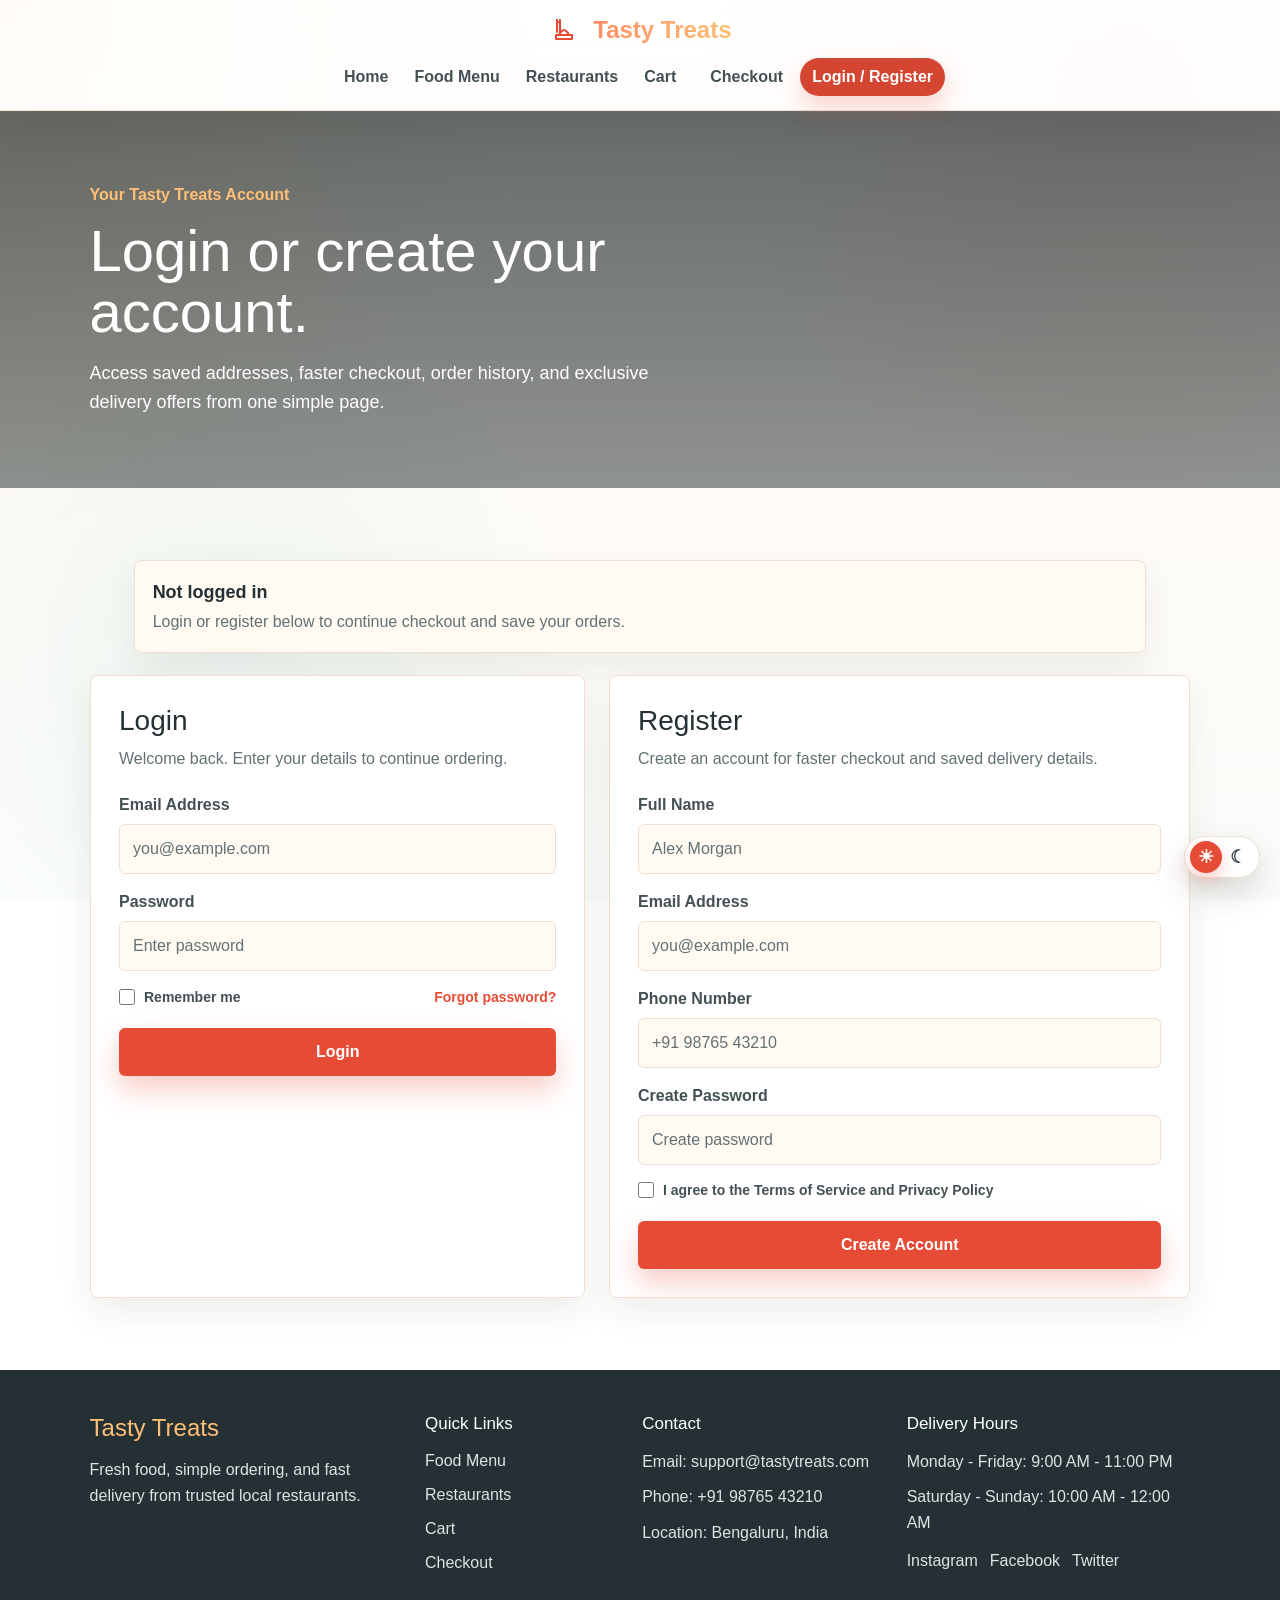
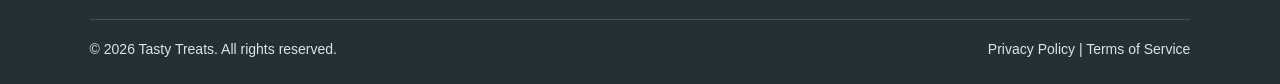
<file: account.html>
<!DOCTYPE html>
<html lang="en">
<head>
  <meta charset="UTF-8">
  <meta name="viewport" content="width=device-width, initial-scale=1.0">
  <title>Login and Register - Tasty Treats</title>
  <link href="https://cdn.jsdelivr.net/npm/bootstrap@5.3.3/dist/css/bootstrap.min.css" rel="stylesheet">
  <link rel="stylesheet" href="css/style.css">
</head>
<body>
  <header class="navbar navbar-expand-lg">
    <a class="brand" href="index.html">
      <span class="brand-logo" aria-hidden="true">
        <svg viewBox="0 0 64 64" width="32" height="32" fill="none" stroke="currentColor" stroke-width="4" stroke-linecap="round" stroke-linejoin="round">
          <path d="M18 12v24" />
          <path d="M24 12v24" />
          <path d="M18 12c0 6 6 6 6 0" />
          <path d="M16 42h32v8H16z" />
          <path d="M22 42c2-6 8-10 10-10s8 4 10 10" />
        </svg>
      </span>
      <span>Tasty Treats</span>
    </a>
    <input class="nav-toggle" type="checkbox" id="nav-toggle" aria-label="Toggle navigation menu">
    <label class="nav-toggle-label" for="nav-toggle" role="button" aria-label="Open navigation menu">
      <span></span>
      <span></span>
      <span></span>
    </label>
    <nav class="nav-links navbar-nav" aria-label="Primary navigation">
      <a href="index.html">Home</a>
      <a href="index.html#menu">Food Menu</a>
      <a href="index.html#restaurants">Restaurants</a>
      <a href="cart.html">Cart <span id="cart-count-badge" class="cart-badge"></span></a>
      <a href="checkout.html">Checkout</a>
      <a class="nav-account" href="account.html" aria-current="page">Login / Register</a>
    </nav>
  </header>
  <input class="theme-toggle" type="checkbox" id="theme-toggle" aria-label="Toggle dark mode">
  <label class="theme-toggle-label" for="theme-toggle" title="Toggle dark mode">
    <span class="toggle-icon sun">☀</span>
    <span class="toggle-icon moon">☾</span>
  </label>

  <main>
    <section class="account-hero">
      <div>
        <span class="eyebrow">Your Tasty Treats Account</span>
        <h1>Login or create your account.</h1>
        <p>Access saved addresses, faster checkout, order history, and exclusive delivery offers from one simple page.</p>
      </div>
    </section>

    <section class="section account-section">
      <div class="account-layout">
        <article class="account-card account-card--login">
          <h2>Login</h2>
          <p>Welcome back. Enter your details to continue ordering.</p>
          <form class="account-form">
            <div class="form-group">
              <label for="login-email">Email Address</label>
              <input type="email" id="login-email" name="login-email" placeholder="you@example.com" autocomplete="email" required>
            </div>

            <div class="form-group">
              <label for="login-password">Password</label>
              <input type="password" id="login-password" name="login-password" placeholder="Enter password" autocomplete="current-password" required>
            </div>

            <div class="form-row">
              <label class="check-option">
                <input type="checkbox" name="remember">
                Remember me
              </label>
              <a href="#">Forgot password?</a>
            </div>

            <button class="button primary" type="submit">Login</button>
          </form>
        </article>

        <article class="account-card account-card--register">
          <h2>Register</h2>
          <p>Create an account for faster checkout and saved delivery details.</p>
          <form class="account-form">
            <div class="form-group">
              <label for="register-name">Full Name</label>
              <input type="text" id="register-name" name="register-name" placeholder="Alex Morgan" autocomplete="name" required>
            </div>

            <div class="form-group">
              <label for="register-email">Email Address</label>
              <input type="email" id="register-email" name="register-email" placeholder="you@example.com" autocomplete="email" required>
            </div>

            <div class="form-group">
              <label for="register-phone">Phone Number</label>
              <input type="tel" id="register-phone" name="register-phone" placeholder="+91 98765 43210" autocomplete="tel">
            </div>

            <div class="form-group">
              <label for="register-password">Create Password</label>
              <input type="password" id="register-password" name="register-password" placeholder="Create password" autocomplete="new-password" minlength="6" required>
            </div>

            <label class="check-option">
              <input type="checkbox" name="terms" required>
              I agree to the Terms of Service and Privacy Policy
            </label>

            <button class="button primary" type="submit">Create Account</button>
          </form>
        </article>
      </div>
    </section>
  </main>

  <footer class="footer" id="footer">
    <div class="footer-grid">
      <div>
        <h3>Tasty Treats</h3>
        <p>Fresh food, simple ordering, and fast delivery from trusted local restaurants.</p>
      </div>

      <div>
        <h4>Quick Links</h4>
        <a href="index.html#menu">Food Menu</a>
        <a href="index.html#restaurants">Restaurants</a>
        <a href="cart.html">Cart</a>
        <a href="checkout.html">Checkout</a>
      </div>

      <div>
        <h4>Contact</h4>
        <p>Email: support@tastytreats.com</p>
        <p>Phone: +91 98765 43210</p>
        <p>Location: Bengaluru, India</p>
      </div>

      <div>
        <h4>Delivery Hours</h4>
        <p>Monday - Friday: 9:00 AM - 11:00 PM</p>
        <p>Saturday - Sunday: 10:00 AM - 12:00 AM</p>
        <div class="social-links">
          <a href="#">Instagram</a>
          <a href="#">Facebook</a>
          <a href="#">Twitter</a>
        </div>
      </div>
    </div>

    <div class="footer-bottom">
      <p>© 2026 Tasty Treats. All rights reserved.</p>
      <p>Privacy Policy | Terms of Service</p>
    </div>
  </footer>
  <script src="js/cart.js"></script>
</body>
</html>
</file>
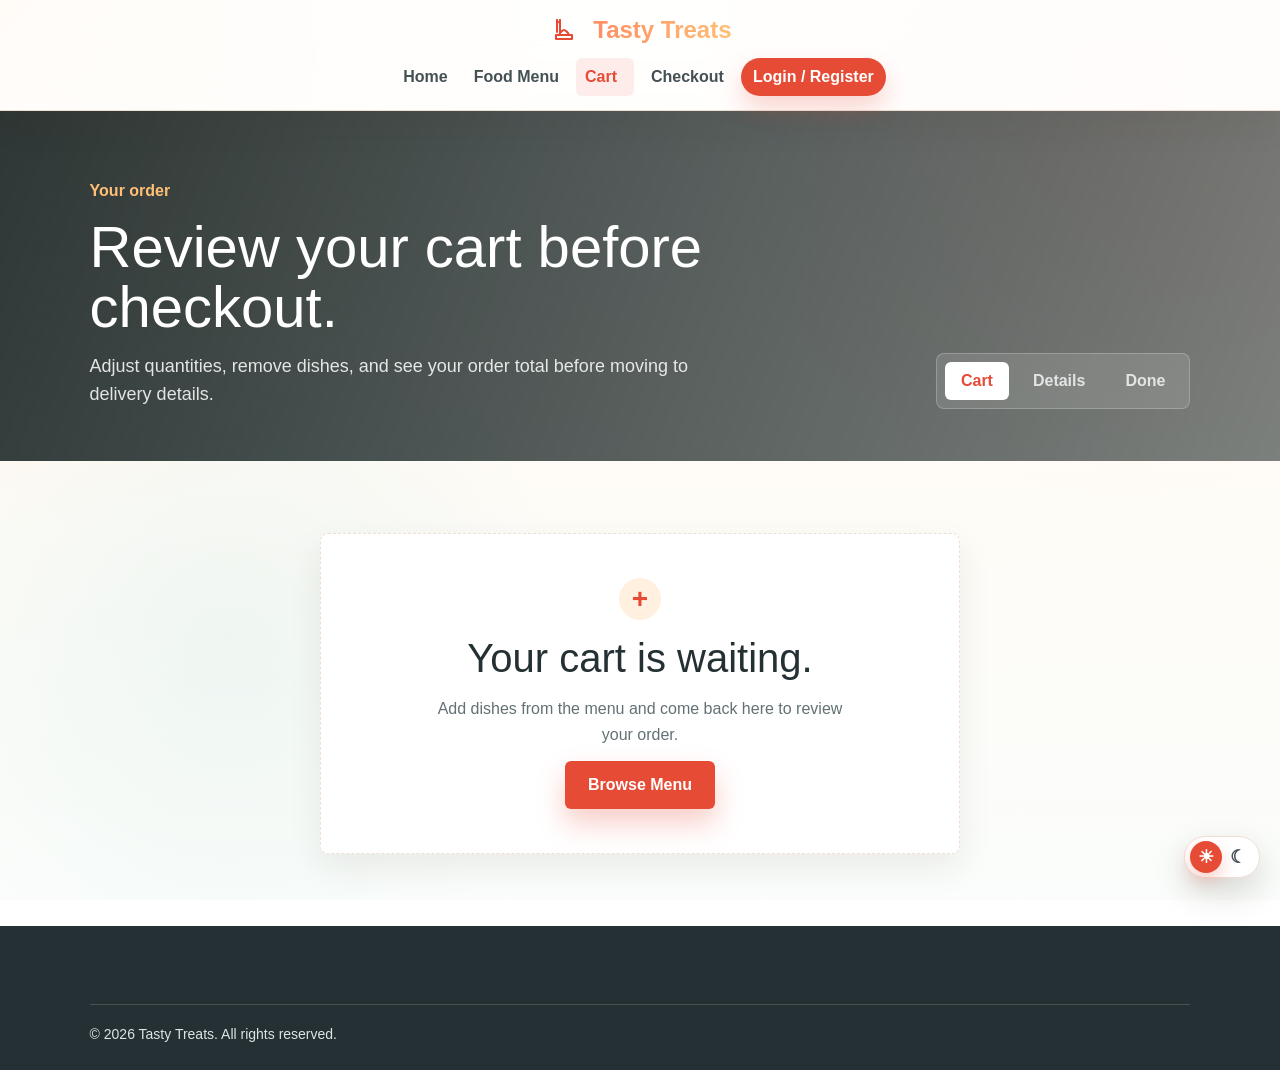
<file: cart.html>
<!DOCTYPE html>
<html lang="en">
<head>
  <meta charset="utf-8">
  <meta name="viewport" content="width=device-width,initial-scale=1">
  <title>Cart - Tasty Treats</title>
  <link href="https://cdn.jsdelivr.net/npm/bootstrap@5.3.3/dist/css/bootstrap.min.css" rel="stylesheet">
  <link rel="stylesheet" href="css/style.css">
</head>
<body>
  <header class="navbar navbar-expand-lg">
    <a class="brand" href="index.html">
      <span class="brand-logo" aria-hidden="true">
        <svg viewBox="0 0 64 64" width="32" height="32" fill="none" stroke="currentColor" stroke-width="4" stroke-linecap="round" stroke-linejoin="round">
          <path d="M18 12v24" />
          <path d="M24 12v24" />
          <path d="M18 12c0 6 6 6 6 0" />
          <path d="M16 42h32v8H16z" />
          <path d="M22 42c2-6 8-10 10-10s8 4 10 10" />
        </svg>
      </span>
      <span>Tasty Treats</span>
    </a>
    <input class="nav-toggle" type="checkbox" id="nav-toggle" aria-label="Toggle navigation menu">
    <label class="nav-toggle-label" for="nav-toggle" role="button" aria-label="Open navigation menu">
      <span></span>
      <span></span>
      <span></span>
    </label>
    <nav class="nav-links navbar-nav" aria-label="Primary navigation">
      <a href="index.html">Home</a>
      <a href="index.html#menu">Food Menu</a>
      <a href="cart.html" aria-current="page">Cart <span id="cart-count-badge" class="cart-badge"></span></a>
      <a href="checkout.html">Checkout</a>
      <a class="nav-account" href="account.html">Login / Register</a>
    </nav>
  </header>
  <input class="theme-toggle" type="checkbox" id="theme-toggle" aria-label="Toggle dark mode">
  <label class="theme-toggle-label" for="theme-toggle" title="Toggle dark mode">
    <span class="toggle-icon sun">☀</span>
    <span class="toggle-icon moon">☾</span>
  </label>

  <main>
    <section class="cart-page-hero">
      <div class="cart-page-hero-copy">
        <span class="eyebrow">Your order</span>
        <h1>Review your cart before checkout.</h1>
        <p>Adjust quantities, remove dishes, and see your order total before moving to delivery details.</p>
      </div>
      <div class="cart-page-steps" aria-label="Checkout progress">
        <span class="active">Cart</span>
        <span>Details</span>
        <span>Done</span>
      </div>
    </section>

    <section class="section cart-page-section container-fluid">
      <div id="cart-root"></div>
    </section>
  </main>

  <footer class="footer" id="footer">
    <div class="footer-bottom">
      <p>© 2026 Tasty Treats. All rights reserved.</p>
    </div>
  </footer>

  <script src="js/cart.js"></script>
</body>
</html>
</file>
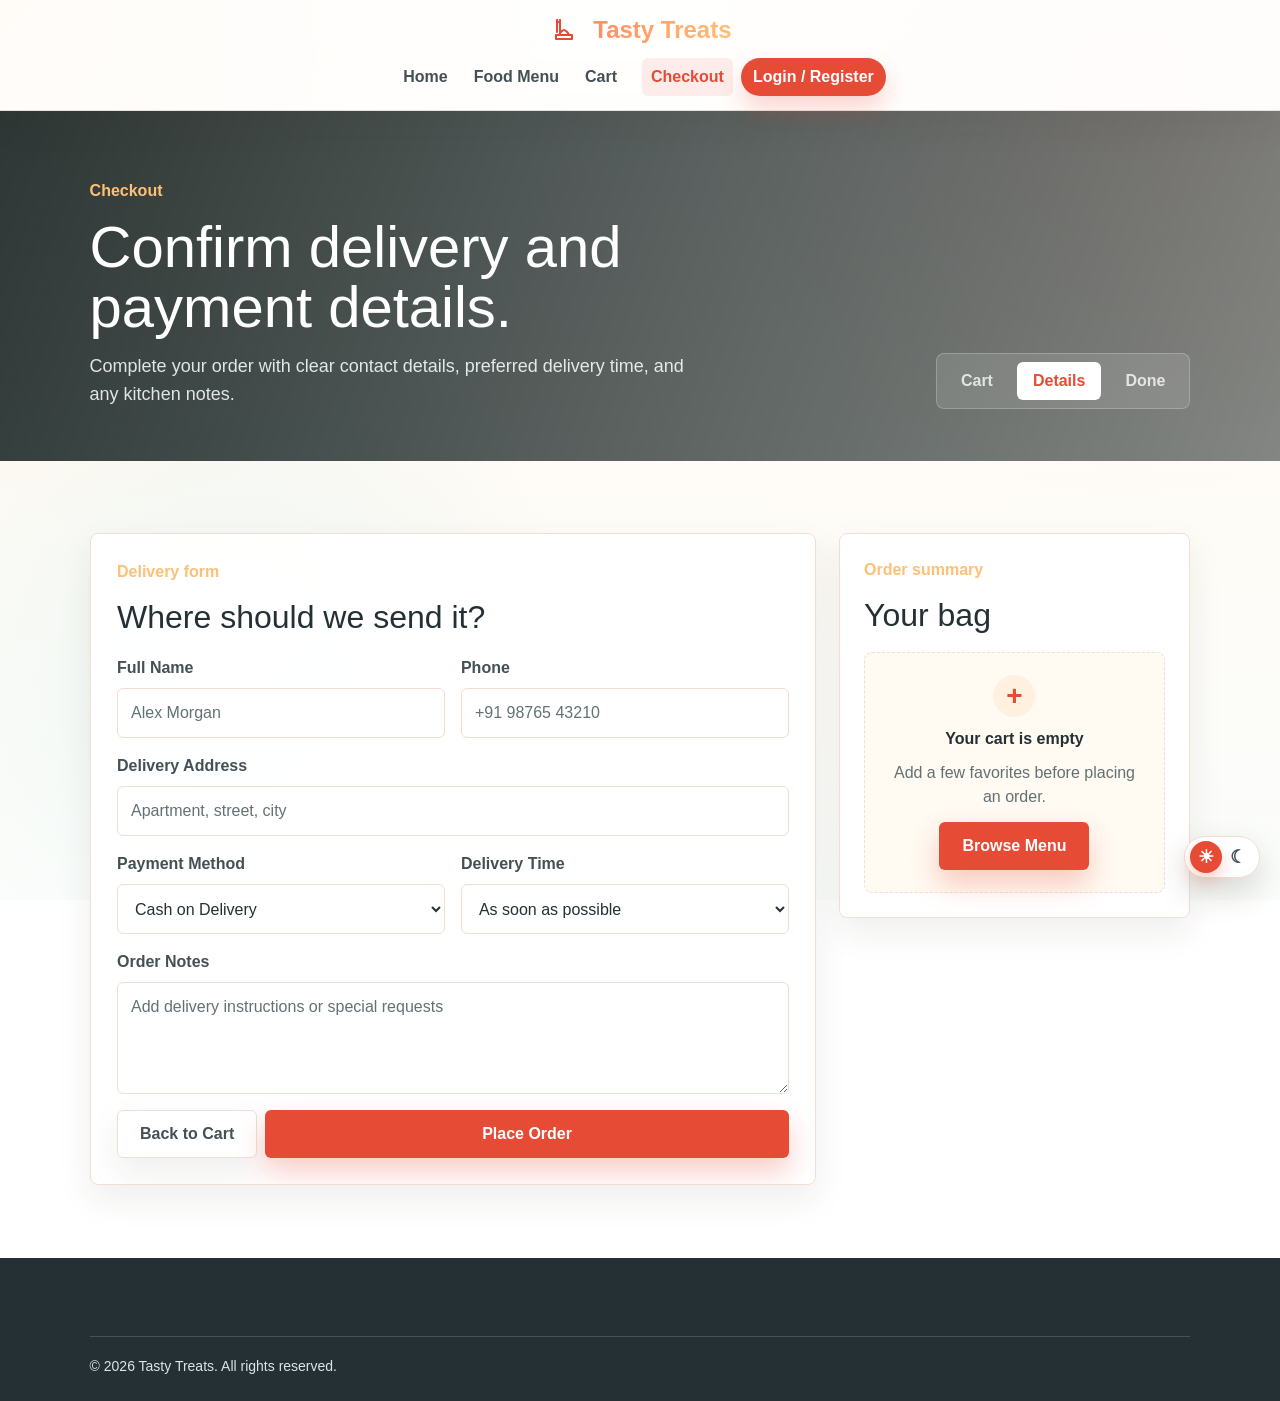
<file: checkout.html>
<!DOCTYPE html>
<html lang="en">
<head>
  <meta charset="utf-8">
  <meta name="viewport" content="width=device-width,initial-scale=1">
  <title>Checkout - Tasty Treats</title>
  <link href="https://cdn.jsdelivr.net/npm/bootstrap@5.3.3/dist/css/bootstrap.min.css" rel="stylesheet">
  <link rel="stylesheet" href="css/style.css">
</head>
<body>
  <header class="navbar navbar-expand-lg">
    <a class="brand" href="index.html">
      <span class="brand-logo" aria-hidden="true">
        <svg viewBox="0 0 64 64" width="32" height="32" fill="none" stroke="currentColor" stroke-width="4" stroke-linecap="round" stroke-linejoin="round">
          <path d="M18 12v24" />
          <path d="M24 12v24" />
          <path d="M18 12c0 6 6 6 6 0" />
          <path d="M16 42h32v8H16z" />
          <path d="M22 42c2-6 8-10 10-10s8 4 10 10" />
        </svg>
      </span>
      <span>Tasty Treats</span>
    </a>
    <input class="nav-toggle" type="checkbox" id="nav-toggle" aria-label="Toggle navigation menu">
    <label class="nav-toggle-label" for="nav-toggle" role="button" aria-label="Open navigation menu">
      <span></span>
      <span></span>
      <span></span>
    </label>
    <nav class="nav-links navbar-nav" aria-label="Primary navigation">
      <a href="index.html">Home</a>
      <a href="index.html#menu">Food Menu</a>
      <a href="cart.html">Cart <span id="cart-count-badge" class="cart-badge"></span></a>
      <a href="checkout.html" aria-current="page">Checkout</a>
      <a class="nav-account" href="account.html">Login / Register</a>
    </nav>
  </header>
  <input class="theme-toggle" type="checkbox" id="theme-toggle" aria-label="Toggle dark mode">
  <label class="theme-toggle-label" for="theme-toggle" title="Toggle dark mode">
    <span class="toggle-icon sun">☀</span>
    <span class="toggle-icon moon">☾</span>
  </label>

  <main>
    <section class="cart-page-hero checkout-page-hero">
      <div class="cart-page-hero-copy">
        <span class="eyebrow">Checkout</span>
        <h1>Confirm delivery and payment details.</h1>
        <p>Complete your order with clear contact details, preferred delivery time, and any kitchen notes.</p>
      </div>
      <div class="cart-page-steps" aria-label="Checkout progress">
        <span>Cart</span>
        <span class="active">Details</span>
        <span>Done</span>
      </div>
    </section>

    <section class="section checkout-page-section container-fluid">
      <div class="checkout-page-layout row g-4 align-items-start">
        <div class="col-12 col-lg-8">
          <section class="checkout-box checkout-panel h-100">
            <div class="panel-heading">
              <span class="eyebrow">Delivery form</span>
              <h2>Where should we send it?</h2>
            </div>

            <form class="checkout-form row g-3">
              <div class="form-group col-12 col-md-6">
                <label for="full-name">Full Name</label>
                <input type="text" id="full-name" name="full-name" placeholder="Alex Morgan" autocomplete="name" required>
              </div>

              <div class="form-group col-12 col-md-6">
                <label for="phone">Phone</label>
                <input type="tel" id="phone" name="phone" placeholder="+91 98765 43210" autocomplete="tel" required>
              </div>

              <div class="form-group col-12">
                <label for="address">Delivery Address</label>
                <input type="text" id="address" name="address" placeholder="Apartment, street, city" autocomplete="street-address" required>
              </div>

              <div class="form-group col-12 col-md-6">
                <label for="payment">Payment Method</label>
                <select id="payment" name="payment">
                  <option>Cash on Delivery</option>
                  <option>Credit Card</option>
                  <option>Debit Card</option>
                  <option>UPI</option>
                </select>
              </div>

              <div class="form-group col-12 col-md-6">
                <label for="time">Delivery Time</label>
                <select id="time" name="time">
                  <option>As soon as possible</option>
                  <option>30 minutes</option>
                  <option>60 minutes</option>
                  <option>Schedule for later</option>
                </select>
              </div>

              <div class="form-group col-12">
                <label for="notes">Order Notes</label>
                <textarea id="notes" name="notes" placeholder="Add delivery instructions or special requests"></textarea>
              </div>

              <div class="form-group col-12 checkout-submit-row">
                <a class="button ghost" href="cart.html">Back to Cart</a>
                <button id="place-order" class="button primary" type="submit">Place Order</button>
              </div>
            </form>
          </section>
        </div>

        <div class="col-12 col-lg-4">
          <aside class="checkout-summary-panel">
            <div id="checkout-summary" class="checkout-summary" aria-live="polite"></div>
          </aside>
        </div>
      </div>
    </section>
  </main>

  <footer class="footer" id="footer">
    <div class="footer-bottom">
      <p>© 2026 Tasty Treats. All rights reserved.</p>
    </div>
  </footer>

  <script src="js/cart.js"></script>
</body>
</html>
</file>
<file: css/style.css>
* {
  box-sizing: border-box;
}

:root {
  --bg: #fff8ef;
  --surface: #ffffff;
  --surface-soft: #fffaf2;
  --text: #243033;
  --muted: #637174;
  --muted-strong: #445054;
  --border: #f0ded2;
  --border-soft: #f3e8dd;
  --brand: #e64b35;
  --brand-warm: #ffbf75;
  --pill: #fff0df;
  --footer-bg: #243033;
  --footer-text: #dce4e6;
  --shadow: 0 14px 34px rgba(55, 44, 31, 0.08);
  --shadow-strong: 0 22px 55px rgba(55, 44, 31, 0.14);
  --hero-panel: rgba(255, 255, 255, 0.94);
  --page-glow-1: rgba(255, 184, 108, 0.28);
  --page-glow-2: rgba(255, 111, 97, 0.12);
  --page-glow-3: rgba(111, 192, 179, 0.16);
}

html {
  scroll-behavior: smooth;
}

body {
  margin: 0;
  min-height: 100vh;
  font-family: "Inter", "Segoe UI", "Helvetica Neue", Arial, sans-serif;
  color: var(--text);
  background:
    radial-gradient(circle at top left, var(--page-glow-1), transparent 34%),
    radial-gradient(circle at 88% 10%, var(--page-glow-2), transparent 30%),
    radial-gradient(circle at 18% 72%, var(--page-glow-3), transparent 28%),
    linear-gradient(180deg, #fffaf3 0%, var(--bg) 42%, #f7fbf8 100%);
  background-attachment: fixed;
  overflow-x: hidden;
}

body:has(.theme-toggle:checked) {
  color-scheme: dark;
  --bg: #101719;
  --surface: #172124;
  --surface-soft: #11191b;
  --text: #f2f5f4;
  --muted: #b5c0c2;
  --muted-strong: #d9e2e3;
  --border: #314044;
  --border-soft: #2a393d;
  --brand: #ff705c;
  --brand-warm: #ffd18f;
  --pill: #263438;
  --footer-bg: #0b1113;
  --footer-text: #c9d5d7;
  --shadow: 0 12px 34px rgba(0, 0, 0, 0.26);
  --shadow-strong: 0 24px 58px rgba(0, 0, 0, 0.36);
  --hero-panel: rgba(23, 33, 36, 0.94);
  --page-glow-1: rgba(255, 112, 92, 0.12);
  --page-glow-2: rgba(255, 209, 143, 0.08);
  --page-glow-3: rgba(111, 192, 179, 0.08);
}

a {
  color: inherit;
  text-decoration: none;
}

img {
  max-width: 100%;
}

.navbar {
  position: sticky;
  top: 0;
  z-index: 10;
  display: flex;
  align-items: center;
  justify-content: space-between;
  gap: 18px;
  padding: 18px 7%;
  background: rgba(255, 255, 255, 0.86);
  border-bottom: 1px solid var(--border);
  box-shadow: 0 12px 35px rgba(55, 44, 31, 0.08);
  backdrop-filter: blur(18px);
}

body:has(.theme-toggle:checked) .navbar {
  background: rgba(23, 33, 36, 0.88);
}

.brand {
  order: 1;
  display: inline-flex;
  align-items: center;
  gap: 0.8rem;
  font-size: 24px;
  font-weight: 900;
  color: transparent;
  text-decoration: none;
  background: linear-gradient(90deg, #ff7d5f, #ffbf75);
  -webkit-background-clip: text;
  -webkit-text-fill-color: transparent;
}

.brand-logo {
  display: inline-flex;
  align-items: center;
  justify-content: center;
  color: var(--brand);
}

.brand-logo svg {
  display: block;
}

.nav-links {
  order: 2;
  display: flex;
  align-items: center;
  flex-wrap: wrap;
  margin-left: auto;
  gap: clamp(14px, 2vw, 22px);
  font-weight: 700;
  color: var(--muted-strong);
}

.nav-links a {
  white-space: nowrap;
  transition: color 0.2s ease, background 0.2s ease, transform 0.2s ease;
}

.nav-links a:hover {
  color: var(--brand);
  transform: translateY(-1px);
}

.nav-links .nav-account {
  display: inline-flex;
  align-items: center;
  justify-content: center;
  min-height: 38px;
  padding: 0 14px;
  border-radius: 999px;
  background: var(--brand);
  color: #ffffff;
  box-shadow: 0 12px 24px rgba(230, 75, 53, 0.24);
}

.nav-links .nav-account:hover {
  color: #ffffff;
  filter: brightness(0.96);
}

.theme-toggle {
  position: absolute;
  width: 1px;
  height: 1px;
  overflow: hidden;
  clip: rect(0 0 0 0);
}

.theme-toggle-label {
  position: relative;
  z-index: 1;
  order: 3;
  flex: 0 0 auto;
  display: flex;
  align-items: center;
  justify-content: space-between;
  width: 76px;
  height: 42px;
  padding: 5px;
  border: 1px solid var(--border);
  border-radius: 999px;
  background: var(--surface);
  box-shadow: 0 14px 32px rgba(55, 44, 31, 0.18);
  cursor: pointer;
  touch-action: manipulation;
  user-select: none;
  -webkit-tap-highlight-color: transparent;
}

.theme-toggle-label::before {
  content: "";
  position: absolute;
  left: 5px;
  width: 32px;
  height: 32px;
  border-radius: 50%;
  background: var(--brand);
  box-shadow: 0 8px 16px rgba(230, 75, 53, 0.26);
  transition: transform 0.25s ease, background 0.25s ease;
}

.theme-toggle:checked + .theme-toggle-label::before {
  transform: translateX(34px);
}

.toggle-icon {
  position: relative;
  z-index: 1;
  width: 32px;
  text-align: center;
  font-size: 18px;
  line-height: 32px;
}

.sun {
  color: #ffffff;
}

.moon {
  color: var(--muted-strong);
}

.theme-toggle:checked + .theme-toggle-label .sun {
  color: var(--muted-strong);
}

.theme-toggle:checked + .theme-toggle-label .moon {
  color: #101719;
}

.theme-toggle:focus-visible + .theme-toggle-label {
  outline: 3px solid var(--brand-warm);
  outline-offset: 4px;
}

.nav-toggle {
  position: absolute;
  width: 1px;
  height: 1px;
  overflow: hidden;
  clip: rect(0 0 0 0);
}

.nav-toggle-label {
  order: 4;
  display: none;
  width: 44px;
  height: 44px;
  align-items: center;
  justify-content: center;
  flex-direction: column;
  gap: 5px;
  border: 1px solid var(--border);
  border-radius: 6px;
  background: var(--surface);
  cursor: pointer;
  box-shadow: var(--shadow);
}

.nav-toggle-label span {
  display: block;
  width: 21px;
  height: 2px;
  border-radius: 999px;
  background: var(--text);
}

.hero {
  position: relative;
  min-height: 700px;
  display: grid;
  grid-template-columns: minmax(0, 1.08fr) minmax(320px, 0.92fr);
  align-items: center;
  gap: 48px;
  padding: 72px 7%;
  border-radius: 32px;
  overflow: hidden;
  background:
    linear-gradient(115deg, rgba(23, 35, 37, 0.82), rgba(23, 35, 37, 0.45) 52%, rgba(255, 96, 65, 0.18)),
    url("https://images.unsplash.com/photo-1517248135467-4c7edcad34c4?auto=format&fit=crop&w=1400&q=80");
  background-position: center;
  background-size: cover;
  box-shadow: var(--shadow-strong);
  color: #ffffff;
}

.hero::after {
  content: "";
  position: absolute;
  inset: auto 7% 0;
  height: 1px;
  background: linear-gradient(90deg, transparent, rgba(255, 255, 255, 0.55), transparent);
}

.hero h1 {
  max-width: 680px;
  margin: 0 0 18px;
  font-size: clamp(34px, 5vw, 68px);
  line-height: 1.02;
  text-shadow: 0 10px 35px rgba(0, 0, 0, 0.3);
}

.hero p {
  max-width: 560px;
  margin: 0 0 30px;
  font-size: 19px;
  line-height: 1.6;
}

.hero-actions {
  display: flex;
  flex-wrap: wrap;
  gap: 14px;
}

.button {
  display: inline-flex;
  align-items: center;
  justify-content: center;
  min-height: 48px;
  padding: 0 22px;
  border-radius: 6px;
  border: 1px solid transparent;
  font-weight: 800;
  text-align: center;
  transition: transform 0.2s ease, box-shadow 0.2s ease, background 0.2s ease;
}

.button:hover {
  transform: translateY(-2px);
}

.button.primary {
  background: var(--brand);
  color: #ffffff;
  box-shadow: 0 14px 28px rgba(230, 75, 53, 0.28);
}

.button.secondary {
  background: rgba(255, 255, 255, 0.12);
  border-color: rgba(255, 255, 255, 0.65);
  color: #ffffff;
}

.hero-panel {
  width: 100%;
  max-width: 430px;
  justify-self: end;
  padding: 24px;
  border-radius: 8px;
  background: var(--hero-panel);
  color: var(--text);
  border: 1px solid rgba(255, 255, 255, 0.55);
  box-shadow: 0 24px 70px rgba(14, 22, 24, 0.28);
  backdrop-filter: blur(14px);
}

.hero-panel h2 {
  margin: 0 0 18px;
  font-size: 22px;
}

.quick-list {
  display: grid;
  gap: 14px;
}

.quick-item {
  display: flex;
  align-items: center;
  justify-content: space-between;
  gap: 12px;
  padding-bottom: 14px;
  border-bottom: 1px solid var(--border-soft);
}

.quick-item strong,
.card-body h3,
.cart-item strong,
.cart-total strong {
  letter-spacing: 0;
}

.quick-item > div:first-child,
.cart-item > div {
  min-width: 0;
}

.quick-item:last-child {
  padding-bottom: 0;
  border-bottom: 0;
}

.quick-item strong {
  display: block;
  margin-bottom: 3px;
}

.quick-item span {
  color: var(--muted);
  font-size: 14px;
}

.quick-price {
  font-weight: 800;
  color: var(--brand);
}

.section {
  padding: 72px 7%;
}

.section.alt {
  background: rgba(255, 255, 255, 0.72);
}

.section-header {
  display: flex;
  align-items: end;
  justify-content: space-between;
  gap: 24px;
  margin-bottom: 28px;
}

.section-header > * {
  min-width: 0;
}

.section-header h2 {
  margin: 0;
  font-size: clamp(28px, 4vw, 34px);
  position: relative;
}

.section-header h2::after {
  content: "";
  display: block;
  width: 56px;
  height: 4px;
  margin-top: 10px;
  border-radius: 999px;
  background: linear-gradient(90deg, var(--brand), var(--brand-warm));
}

.section-header p {
  max-width: 560px;
  margin: 0;
  color: var(--muted);
  line-height: 1.6;
}

.menu-filter {
  display: grid;
  grid-template-columns: minmax(240px, 0.72fr) minmax(0, 1.28fr);
  gap: 14px;
  align-items: end;
  margin: -8px 0 28px;
}

.menu-search label {
  display: block;
  margin: 0 0 8px;
  color: var(--muted-strong);
  font-size: 14px;
  font-weight: 900;
}

.menu-search input {
  width: 100%;
  min-height: 44px;
  padding: 0 14px;
  border: 1px solid var(--border);
  border-radius: 6px;
  background: var(--surface);
  color: var(--text);
  font: inherit;
  font-weight: 700;
  box-shadow: var(--shadow);
  outline: none;
  transition: border-color 0.2s ease, box-shadow 0.2s ease;
}

.menu-search input:focus {
  border-color: var(--brand);
  box-shadow: 0 0 0 3px color-mix(in srgb, var(--brand) 18%, transparent), var(--shadow);
}

.category-nav {
  display: flex;
  align-items: center;
  flex-wrap: wrap;
  gap: 10px;
  margin: 0;
}

.filter-button {
  display: inline-flex;
  align-items: center;
  justify-content: center;
  min-height: 38px;
  padding: 0 15px;
  border: 1px solid var(--border);
  border-radius: 999px;
  background: var(--surface);
  color: var(--muted-strong);
  font: inherit;
  font-size: 14px;
  font-weight: 800;
  box-shadow: var(--shadow);
  cursor: pointer;
  transition: transform 0.2s ease, border-color 0.2s ease, color 0.2s ease, box-shadow 0.2s ease;
}

.filter-button:hover,
.filter-button.active {
  border-color: var(--brand);
  color: var(--brand);
  transform: translateY(-2px);
  box-shadow: var(--shadow-strong);
}

.filter-button.active {
  background: var(--pill);
}

.menu-card.is-hidden {
  display: none;
}

.menu-empty {
  margin: 18px 0 0;
  padding: 18px;
  border: 1px dashed var(--border);
  border-radius: 8px;
  background: var(--surface-soft);
  color: var(--muted-strong);
  font-weight: 800;
  text-align: center;
}

.grid {
  display: grid;
  grid-template-columns: repeat(3, minmax(0, 1fr));
  gap: 22px;
}

.grid.row,
.order-layout.row,
.account-layout.row {
  display: grid;
}

.menu-grid.row,
.restaurant-grid.row,
.order-layout.row,
.account-layout.row {
  --bs-gutter-x: 0;
  --bs-gutter-y: 0;
  gap: 22px;
  margin-left: 0;
  margin-right: 0;
}

.menu-grid.row > .menu-card,
.restaurant-grid.row > .restaurant-card,
.order-layout.row > .cart-box,
.order-layout.row > .checkout-box,
.account-layout.row > .account-card {
  width: auto;
  max-width: none;
  padding-left: 0;
  padding-right: 0;
}

@media (min-width: 768px) {
  .menu-grid.row,
  .restaurant-grid.row {
    grid-template-columns: repeat(2, minmax(0, 1fr));
  }
}

@media (min-width: 992px) {
  .order-layout.row {
    grid-template-columns: minmax(280px, 0.82fr) minmax(0, 1.18fr);
  }

  .account-layout.row {
    grid-template-columns: repeat(2, minmax(0, 1fr));
  }
}

@media (min-width: 1200px) {
  .menu-grid.row,
  .restaurant-grid.row {
    grid-template-columns: repeat(3, minmax(0, 1fr));
  }
}

/* Add-to-cart button and qty input styles */
.qty-input {
  min-height: 40px;
  padding: 8px 10px;
  border-radius: 6px;
  border: 1px solid var(--border);
  background: var(--surface-soft);
  font-weight: 800;
}

.add-to-cart {
  min-height: 40px;
  padding: 0 14px;
  font-weight: 900;
}

/* cart badge */
.cart-badge {
  margin-left: 8px;
  font-weight: 900;
  color: var(--brand);
}

.menu-card,
.restaurant-card,
.cart-box,
.checkout-box,
.account-card {
  border: 1px solid var(--border);
  border-radius: 8px;
  background: var(--surface);
  overflow: hidden;
  box-shadow: var(--shadow);
  transition: transform 0.22s ease, box-shadow 0.22s ease, border-color 0.22s ease;
}

.menu-card:hover,
.restaurant-card:hover,
.cart-box:hover,
.checkout-box:hover,
.account-card:hover {
  transform: translateY(-5px);
  border-color: color-mix(in srgb, var(--brand) 45%, var(--border));
  box-shadow: var(--shadow-strong);
}

.menu-card img,
.restaurant-card img {
  width: 100%;
  height: 190px;
  display: block;
  object-fit: cover;
  transition: transform 0.35s ease;
}

.menu-card:hover img,
.restaurant-card:hover img {
  transform: scale(1.04);
}

.card-body {
  padding: 18px;
}

.card-row {
  display: flex;
  align-items: center;
  justify-content: space-between;
  gap: 12px;
}

.card-row h3 {
  min-width: 0;
}

.card-body h3 {
  margin: 0 0 8px;
  font-size: 20px;
}

.card-body p {
  margin: 0 0 16px;
  color: var(--muted);
  line-height: 1.5;
}

.price,
.rating {
  font-weight: 800;
  color: var(--brand);
  white-space: nowrap;
}

.tag {
  display: inline-flex;
  align-items: center;
  min-height: 28px;
  padding: 0 10px;
  border-radius: 999px;
  background: var(--pill);
  color: var(--muted-strong);
  font-size: 13px;
  font-weight: 800;
  border: 1px solid color-mix(in srgb, var(--brand) 14%, transparent);
}

.restaurant-meta {
  display: flex;
  flex-wrap: wrap;
  gap: 8px;
  margin-top: 14px;
}

.order-layout {
  display: grid;
  grid-template-columns: minmax(280px, 0.82fr) minmax(0, 1.18fr);
  gap: 24px;
  align-items: start;
}

/* Responsive adjustments */
@media (max-width: 900px) {
  .grid { grid-template-columns: repeat(2, minmax(0, 1fr)); }
  .hero { grid-template-columns: 1fr; min-height: 520px; padding: 48px 6%; }
  .order-layout { grid-template-columns: 1fr; }
  .nav-links { gap: 12px; }
}

@media (max-width: 600px) {
  .grid { grid-template-columns: 1fr; }
  .menu-card img, .restaurant-card img { height: 220px; }
  .hero { min-height: 420px; padding: 36px 6%; }
  .nav-toggle-label { display: flex; }
  .nav-links { display: none; }
  .nav-toggle:checked ~ .nav-links { display: flex; flex-direction: column; gap: 8px; position: absolute; top: 66px; left: 7%; right: 7%; background: var(--surface); padding: 12px; border-radius: 8px; box-shadow: var(--shadow); }
  .cart-box, .checkout-box { padding: 18px; }
  .button { width: 100%; }
  .qty-input { width: 78px; }
  .cart-item img { width: 56px; height: 56px; }
}

/* Animations and modal */
.button.added {
  transform: translateY(-4px) scale(1.03);
  transition: transform 220ms ease;
}

.cart-item {
  transition: transform 220ms ease, opacity 220ms ease;
}
.cart-item.removing { opacity: 0; transform: translateX(12px) scale(.98); }

.cart-badge { transition: transform 220ms ease; }
.cart-badge.pulse { transform: scale(1.15); }

/* Modal styles */
.modal-overlay { animation: fadeIn 180ms ease both; }
.modal-box { box-shadow: var(--shadow-strong); }

.auth-modal-overlay {
  position: fixed;
  inset: 0;
  z-index: 9999;
  display: grid;
  place-items: center;
  padding: 18px;
  background: rgba(15, 23, 42, 0.56);
}

.auth-modal-box {
  position: relative;
  width: min(440px, 100%);
  padding: 28px;
  border: 1px solid var(--border);
  border-radius: 8px;
  background: var(--surface);
}

.auth-modal-box h3 {
  margin: 8px 0;
  font-size: clamp(24px, 4vw, 32px);
}

.auth-modal-box p {
  margin: 0;
  color: var(--muted);
}

.auth-modal-actions {
  display: flex;
  gap: 10px;
  margin-top: 22px;
}

.auth-modal-actions .button {
  flex: 1;
}

.auth-modal-close {
  position: absolute;
  top: 12px;
  right: 12px;
  width: 34px;
  height: 34px;
  border: 1px solid var(--border);
  border-radius: 50%;
  background: var(--surface-soft);
  color: var(--text);
  font-size: 22px;
  line-height: 1;
  cursor: pointer;
}

.account-card-highlight {
  outline: 3px solid rgba(239, 68, 68, 0.28);
  outline-offset: 4px;
}

.account-status {
  width: min(1120px, 92%);
  margin: 0 auto 22px;
  padding: 18px;
  border: 1px solid var(--border);
  border-radius: 8px;
  background: var(--surface-soft);
  box-shadow: var(--shadow);
  display: flex;
  align-items: center;
  justify-content: space-between;
  gap: 16px;
}

.account-status > div,
.account-status:not(:has(> div)) {
  display: grid;
  gap: 4px;
}

.account-status strong {
  color: var(--text);
  font-size: 18px;
}

.account-status span {
  color: var(--muted);
}

.account-status .button {
  width: auto;
  min-width: 120px;
}

.order-success-modal {
  width: min(460px, 100%);
  padding: 28px;
  border-radius: 8px;
  border: 1px solid var(--border);
  background: var(--surface);
}

.order-success-modal h3 {
  margin: 8px 0;
}

.order-success-modal p {
  color: var(--muted);
}

.order-success-modal .button {
  width: 100%;
  margin-top: 16px;
}

@media (max-width: 640px) {
  .auth-modal-actions,
  .account-status {
    flex-direction: column;
    align-items: stretch;
  }

  .account-status .button {
    width: 100%;
  }
}

@keyframes fadeIn { from { opacity: 0; transform: translateY(6px); } to { opacity: 1; transform: translateY(0); } }

/* Checkout summary */
.checkout-summary { border: 1px solid var(--border); padding: 12px; border-radius: 8px; background: var(--surface-soft); box-shadow: var(--shadow); margin-bottom: 12px; }

/* Mobile typography polish */
@media (max-width: 420px) {
  body { font-size: 15px; }
  .hero h1 { font-size: 28px; }
  .button { min-height: 44px; }
}

.cart-box,
.checkout-box {
  padding: 24px;
}

.cart-box {
  display: grid;
  gap: 14px;
}

.cart-box h3,
.checkout-box h3 {
  margin: 0;
  font-size: 24px;
}

.cart-item,
.cart-total {
  display: flex;
  justify-content: space-between;
  gap: 16px;
  padding: 14px 0;
  border-bottom: 1px solid var(--border-soft);
}

.cart-item {
  align-items: center;
}

.cart-item strong,
.cart-total strong {
  display: block;
  margin-bottom: 0;
}

.cart-item-info {
  display: flex;
  align-items: center;
  gap: 12px;
  min-width: 0;
}

.cart-item-thumb {
  width: 58px;
  height: 58px;
  flex: 0 0 58px;
  object-fit: cover;
  border-radius: 6px;
}

.cart-item-meta {
  display: grid;
  gap: 3px;
  min-width: 0;
}

.cart-item-meta strong {
  overflow-wrap: anywhere;
}

.cart-item span,
.cart-total span {
  color: var(--muted);
  font-size: 14px;
}

.cart-item-price {
  flex: 0 0 auto;
  text-align: right;
  color: var(--brand);
}

.cart-total {
  align-items: center;
  border-bottom: 0;
  font-size: 20px;
}

.cart-total-compact {
  margin-top: 0;
  padding-top: 14px;
}

.cart-empty-state {
  display: grid;
  justify-items: center;
  gap: 10px;
  padding: 22px 16px;
  border: 1px dashed var(--border);
  border-radius: 8px;
  background: var(--surface-soft);
  text-align: center;
}

.cart-empty-state span {
  max-width: 260px;
  color: var(--muted);
  line-height: 1.45;
}

.cart-empty-state .button {
  margin-top: 4px;
}

.cart-empty-icon {
  display: grid;
  place-items: center;
  width: 42px;
  height: 42px;
  border-radius: 50%;
  background: var(--pill);
  color: var(--brand);
  font-size: 28px;
  font-weight: 800;
  line-height: 1;
}

.cart-actions {
  margin-top: 2px;
}

.promo-grid,
.subscription-grid {
  max-width: 1120px;
  margin: 0 auto;
  display: grid;
  grid-template-columns: repeat(3, minmax(0, 1fr));
  gap: 18px;
}

.promo-grid--single {
  max-width: 420px;
  grid-template-columns: 1fr;
}

.promo-card,
.subscription-card {
  display: grid;
  gap: 14px;
  padding: 22px;
  border: 1px solid var(--border);
  border-radius: 8px;
  background: var(--surface);
  box-shadow: var(--shadow);
}

.promo-card h3,
.subscription-card h3 {
  margin: 0;
  font-size: 24px;
  line-height: 1.15;
}

.promo-card p,
.subscription-card li {
  color: var(--muted);
  line-height: 1.5;
}

.promo-meta {
  display: flex;
  align-items: center;
  justify-content: space-between;
  gap: 12px;
  padding: 12px;
  border-radius: 8px;
  background: var(--surface-soft);
}

.promo-meta strong {
  color: var(--brand);
  letter-spacing: 0.08em;
}

.promo-meta span {
  color: var(--muted);
  font-size: 13px;
}

.subscription-card.featured {
  border-color: color-mix(in srgb, var(--brand) 48%, var(--border));
  box-shadow: var(--shadow-strong);
}

.subscription-price {
  font-size: 34px;
  font-weight: 900;
  color: var(--text);
}

.subscription-price span {
  margin-left: 4px;
  font-size: 15px;
  font-weight: 700;
  color: var(--muted);
}

.subscription-card ul {
  display: grid;
  gap: 8px;
  margin: 0;
  padding-left: 18px;
}

.promo-summary-line strong {
  color: var(--brand);
}

@media (max-width: 900px) {
  .promo-grid,
  .subscription-grid {
    grid-template-columns: 1fr;
  }
}

.checkout-form {
  display: grid;
  grid-template-columns: repeat(2, minmax(0, 1fr));
  gap: 16px;
}

.form-group {
  display: grid;
  gap: 7px;
}

.form-group.full {
  grid-column: 1 / -1;
}

label {
  font-weight: 800;
  color: var(--muted-strong);
}

input,
select,
textarea {
  width: 100%;
  min-height: 46px;
  padding: 12px 13px;
  border: 1px solid var(--border);
  border-radius: 6px;
  background: var(--surface-soft);
  color: var(--text);
  font: inherit;
  transition: border-color 0.2s ease, box-shadow 0.2s ease, background 0.2s ease;
}

input:focus,
select:focus,
textarea:focus {
  outline: none;
  border-color: var(--brand);
  box-shadow: 0 0 0 4px color-mix(in srgb, var(--brand) 16%, transparent);
}

input::placeholder,
textarea::placeholder {
  color: var(--muted);
}

textarea {
  min-height: 90px;
  resize: vertical;
}

.checkout-note {
  margin: 16px 0 0;
  color: var(--muted);
  line-height: 1.5;
}

#cart .section-header {
  display: grid;
  grid-template-columns: 1fr;
  justify-content: start;
  gap: 14px;
  max-width: 620px;
}

#cart .order-layout.row {
  max-width: 1120px;
  margin-left: 0;
  margin-right: auto;
  align-items: start;
}

#cart .checkout-box {
  order: 1;
}

#cart .cart-box {
  order: 2;
}

#cart .cart-box,
#cart .checkout-box {
  width: 100%;
}

#cart .cart-box .button {
  width: 100%;
  justify-content: center;
}

#cart .cart-box .cart-total {
  margin-top: 10px;
  padding-top: 18px;
  border-top: 1px solid var(--border-soft);
}

#cart .cart-box .cart-total-compact {
  margin-top: 0;
  padding-top: 14px;
}

#cart .checkout-summary:empty {
  display: none;
}

@media (min-width: 992px) {
  #cart .order-layout.row {
    grid-template-columns: minmax(0, 1.35fr) minmax(280px, 0.65fr);
  }

  #cart .cart-box {
    position: sticky;
    top: 96px;
  }
}

@media (max-width: 991px) {
  #cart .checkout-box,
  #cart .cart-box {
    order: initial;
  }
}

.account-hero {
  padding: 72px 7%;
  background:
    linear-gradient(rgba(23, 35, 37, 0.66), rgba(23, 35, 37, 0.48)),
    url("https://images.unsplash.com/photo-1551218808-94e220e084d2?auto=format&fit=crop&w=1400&q=80");
  background-position: center;
  background-size: cover;
  color: #ffffff;
}

.account-hero > div {
  max-width: 680px;
}

.eyebrow {
  display: inline-flex;
  margin-bottom: 14px;
  font-weight: 800;
  color: var(--brand-warm);
}

.account-hero h1 {
  margin: 0 0 16px;
  font-size: clamp(34px, 5vw, 58px);
  line-height: 1.05;
}

.account-hero p {
  max-width: 560px;
  margin: 0;
  font-size: 18px;
  line-height: 1.6;
}

.account-section {
  background: rgba(255, 255, 255, 0.35);
}

.account-layout {
  display: grid;
  grid-template-columns: minmax(280px, 0.92fr) minmax(320px, 1.08fr);
  gap: 24px;
  max-width: 1120px;
  margin: 0 auto;
  align-items: start;
}

.account-card {
  display: flex;
  flex-direction: column;
  width: 100%;
  min-height: 100%;
  padding: 28px;
}

.account-card--login {
  grid-column: 1;
}

.account-card--register {
  grid-column: 2;
}

.account-card h2 {
  margin: 0 0 8px;
  font-size: 28px;
}

.account-card p {
  margin: 0 0 22px;
  color: var(--muted);
  line-height: 1.6;
}

.account-form {
  display: grid;
  gap: 16px;
  flex: 1;
  align-content: start;
}

.account-form .button {
  width: 100%;
  margin-top: 4px;
}

.form-row {
  display: flex;
  align-items: center;
  justify-content: space-between;
  gap: 14px;
  color: var(--muted-strong);
  font-size: 14px;
}

.form-row a {
  color: var(--brand);
  font-weight: 800;
}

.check-option {
  display: flex;
  align-items: flex-start;
  gap: 9px;
  color: var(--muted-strong);
  font-size: 14px;
  line-height: 1.4;
}

.check-option input {
  width: 16px;
  min-width: 16px;
  height: 16px;
  min-height: 16px;
  margin-top: 1px;
  padding: 0;
}

.footer {
  padding: 44px 7% 24px;
  background: var(--footer-bg);
  color: #ffffff;
}

.footer-grid {
  display: grid;
  grid-template-columns: 1.3fr 0.8fr 1fr 1.2fr;
  gap: 28px;
}

.footer h3,
.footer h4 {
  margin: 0 0 14px;
}

.footer h3 {
  color: var(--brand-warm);
  font-size: 24px;
}

.footer h4 {
  font-size: 17px;
}

.footer p {
  margin: 0 0 10px;
  color: var(--footer-text);
  line-height: 1.6;
}

.footer a {
  display: inline-block;
  color: var(--footer-text);
  text-decoration: none;
  transition: color 0.2s ease, transform 0.2s ease;
}

.footer a:hover {
  color: #ffffff;
  transform: translateY(-1px);
}

.footer-bottom {
  display: flex;
  flex-wrap: wrap;
  justify-content: space-between;
  gap: 12px;
  margin-top: 28px;
  color: var(--footer-text);
  font-size: 14px;
}

.social-links {
  display: flex;
  flex-wrap: wrap;
  gap: 10px;
  margin-top: 10px;
}

.social-links a {
  color: var(--footer-text);
}

@media (max-width: 980px) {
  .navbar {
    flex-wrap: wrap;
    padding: 16px 6%;
  }

  .nav-toggle-label {
    display: flex;
  }

  .nav-links {
    position: absolute;
    right: 6%;
    top: 76px;
    z-index: 9;
    width: min(100%, 320px);
    max-height: calc(100vh - 120px);
    overflow: hidden;
    background: var(--surface);
    box-shadow: var(--shadow-strong);
    border-radius: 18px;
    padding: 18px;
    opacity: 0;
    transform: translateY(-8px);
    pointer-events: none;
    transition: transform 0.28s ease, opacity 0.28s ease;
    flex-direction: column;
    align-items: stretch;
    gap: 14px;
    margin: 0;
  }

  .nav-toggle:checked + .nav-toggle-label + .nav-links {
    opacity: 1;
    transform: translateY(0);
    pointer-events: auto;
  }

  .nav-links a {
    width: 100%;
    padding: 12px 0;
    border-bottom: 1px solid var(--border);
  }

  .nav-links .nav-account {
    min-height: auto;
    padding: 12px 0;
    box-shadow: none;
    background: var(--brand);
  }

  .hero {
    grid-template-columns: 1fr;
    padding: 64px 6%;
    min-height: 720px;
  }

  .hero-panel {
    justify-self: stretch;
  }

  .section,
  .account-hero,
  .footer {
    padding-left: 6%;
    padding-right: 6%;
  }

  .footer-grid {
    grid-template-columns: 1fr;
  }

  .account-layout,
  .order-layout {
    grid-template-columns: 1fr;
  }

  .account-card--login,
  .account-card--register {
    grid-column: 1;
  }
}

.footer a {
  display: block;
  width: fit-content;
  margin-bottom: 10px;
  color: var(--footer-text);
}

.footer a:hover {
  color: var(--brand-warm);
}

.social-links {
  display: flex;
  flex-wrap: wrap;
  gap: 12px;
  margin-top: 14px;
}

.social-links a {
  margin-bottom: 0;
}

.footer-bottom {
  display: flex;
  align-items: center;
  justify-content: space-between;
  gap: 18px;
  margin-top: 34px;
  padding-top: 18px;
  border-top: 1px solid rgba(255, 255, 255, 0.16);
}

.footer-bottom p {
  margin: 0;
  font-size: 14px;
}

@media (min-width: 1280px) {
  .navbar,
  .hero,
  .account-hero,
  .section,
  .footer {
    padding-left: max(7%, calc((100vw - 1180px) / 2));
    padding-right: max(7%, calc((100vw - 1180px) / 2));
  }
}

@media (max-width: 1100px) {
  .navbar {
    padding: 16px 5%;
  }

  .hero {
    grid-template-columns: minmax(0, 1fr) minmax(280px, 0.88fr);
    gap: 32px;
    padding: 60px 5%;
  }

  .section {
    padding: 60px 5%;
  }

  .account-hero {
    padding: 60px 5%;
  }

  .footer {
    padding: 40px 5% 22px;
  }

  .footer-grid {
    grid-template-columns: repeat(2, minmax(0, 1fr));
  }
}

@media (max-width: 900px) {
  .theme-toggle-label {
    justify-self: end;
    width: 74px;
    height: 44px;
    box-shadow: 0 14px 34px rgba(0, 0, 0, 0.24);
  }

  .theme-toggle-label::before {
    width: 34px;
    height: 34px;
  }

  .theme-toggle:checked + .theme-toggle-label::before {
    transform: translateX(30px);
  }

  .toggle-icon {
    width: 34px;
    font-size: 18px;
    line-height: 34px;
  }

  .section-header {
    align-items: flex-start;
    flex-direction: column;
  }

  .navbar {
    display: grid;
    grid-template-columns: 1fr auto auto;
    align-items: center;
    gap: 14px;
  }

  .nav-toggle-label {
    display: flex;
  }

  .nav-links {
    order: 5;
    display: none;
    grid-column: 1 / -1;
    width: 100%;
    margin-left: 0;
    padding-top: 14px;
    border-top: 1px solid var(--border);
  }

  .nav-toggle:checked ~ .nav-links {
    display: grid;
    grid-template-columns: repeat(3, minmax(0, 1fr));
  }

  .hero,
  .account-layout,
  .order-layout,
  .footer-grid {
    grid-template-columns: 1fr;
  }

  .grid {
    grid-template-columns: repeat(2, minmax(0, 1fr));
  }

  .footer-bottom {
    align-items: flex-start;
    flex-direction: column;
  }

  .hero {
    min-height: auto;
    padding-top: 54px;
    background-position: center top;
  }

  .menu-card:hover,
  .restaurant-card:hover,
  .cart-box:hover,
  .checkout-box:hover,
  .account-card:hover {
    transform: none;
  }

  .hero-panel {
    max-width: none;
    justify-self: stretch;
  }

  .menu-card img,
  .restaurant-card img {
    height: 220px;
  }
}

@media (max-width: 700px) {
  .theme-toggle-label {
    width: 70px;
    height: 42px;
  }

  .theme-toggle-label::before {
    width: 32px;
    height: 32px;
  }

  .theme-toggle:checked + .theme-toggle-label::before {
    transform: translateX(28px);
  }

  .toggle-icon {
    width: 32px;
    font-size: 17px;
    line-height: 32px;
  }

  .nav-links {
    width: 100%;
    gap: 10px;
    font-size: 15px;
  }

  .nav-toggle:checked ~ .nav-links {
    grid-template-columns: repeat(2, minmax(0, 1fr));
  }

  .menu-filter {
    display: grid;
    grid-template-columns: 1fr;
  }

  .category-nav {
    display: grid;
    grid-template-columns: repeat(2, minmax(0, 1fr));
  }

  .section {
    padding: 52px 5%;
  }

  .hero {
    padding: 52px 5%;
  }

  .hero p {
    font-size: 17px;
  }

  .hero-actions {
    flex-direction: column;
  }

  .button {
    width: 100%;
  }

  .checkout-form {
    grid-template-columns: 1fr;
  }

  .card-row,
  .cart-item,
  .cart-total {
    align-items: flex-start;
  }
}

@media (max-width: 480px) {
  .theme-toggle-label {
    width: 64px;
    height: 40px;
    padding: 5px;
  }

  .theme-toggle-label::before {
    width: 30px;
    height: 30px;
  }

  .theme-toggle:checked + .theme-toggle-label::before {
    transform: translateX(24px);
  }

  .toggle-icon {
    width: 30px;
    font-size: 16px;
    line-height: 30px;
  }

  .navbar {
    position: static;
    padding: 16px;
  }

  .brand {
    font-size: 22px;
  }

  .nav-links {
    width: 100%;
    gap: 10px;
  }

  .nav-links a {
    padding: 9px 10px;
    border-radius: 6px;
    background: var(--bg);
    text-align: center;
  }

  .nav-links .nav-account {
    border-radius: 6px;
    background: var(--brand);
    box-shadow: none;
  }

  .category-nav {
    gap: 8px;
  }

  .category-nav a,
  .filter-button {
    min-height: 42px;
    padding: 0 10px;
    font-size: 13px;
  }

  .hero {
    padding: 42px 16px;
  }

  .hero::after {
    inset-inline: 16px;
  }

  .account-hero {
    padding: 46px 16px;
  }

  .hero h1 {
    font-size: 34px;
  }

  .hero-panel,
  .account-card,
  .cart-box,
  .checkout-box,
  .card-body {
    padding: 18px;
  }

  .quick-item,
  .card-row,
  .cart-total {
    flex-direction: column;
    gap: 8px;
  }

  .cart-item {
    align-items: flex-start;
  }

  .cart-item-price {
    align-self: flex-end;
  }

  .section {
    padding: 44px 16px;
  }

  .grid {
    grid-template-columns: 1fr;
    gap: 18px;
  }

  .menu-card img,
  .restaurant-card img {
    height: 180px;
  }

  .footer {
    padding: 36px 16px 20px;
  }

  .social-links {
    gap: 10px 16px;
  }
}

.button.ghost {
  border-color: var(--border);
  background: var(--surface);
  color: var(--muted-strong);
  box-shadow: var(--shadow);
}

.button.ghost:hover {
  color: var(--brand);
  border-color: color-mix(in srgb, var(--brand) 40%, var(--border));
}

.cart-page-hero {
  display: grid;
  grid-template-columns: minmax(0, 1fr) auto;
  align-items: end;
  gap: 28px;
  padding: 68px 7% 52px;
  color: #ffffff;
  background:
    linear-gradient(110deg, rgba(17, 30, 31, 0.88), rgba(17, 30, 31, 0.55)),
    url("https://images.unsplash.com/photo-1504674900247-0877df9cc836?auto=format&fit=crop&w=1600&q=80");
  background-position: center;
  background-size: cover;
}

.checkout-page-hero {
  background:
    linear-gradient(110deg, rgba(17, 30, 31, 0.88), rgba(17, 30, 31, 0.52)),
    url("https://images.unsplash.com/photo-1556745757-8d76bdb6984b?auto=format&fit=crop&w=1600&q=80");
  background-position: center;
  background-size: cover;
}

.cart-page-hero h1 {
  max-width: 720px;
  margin: 0 0 14px;
  font-size: clamp(34px, 5vw, 58px);
  line-height: 1.04;
}

.cart-page-hero p {
  max-width: 620px;
  margin: 0;
  color: rgba(255, 255, 255, 0.86);
  font-size: 18px;
  line-height: 1.6;
}

.cart-page-steps {
  display: flex;
  align-items: center;
  gap: 8px;
  padding: 8px;
  border: 1px solid rgba(255, 255, 255, 0.22);
  border-radius: 8px;
  background: rgba(255, 255, 255, 0.12);
  backdrop-filter: blur(14px);
}

.cart-page-steps span {
  display: inline-flex;
  align-items: center;
  justify-content: center;
  min-height: 38px;
  padding: 0 16px;
  border-radius: 6px;
  color: rgba(255, 255, 255, 0.78);
  font-weight: 900;
  white-space: nowrap;
}

.cart-page-steps .active {
  background: #ffffff;
  color: var(--brand);
}

.cart-page-section,
.checkout-page-section {
  background: rgba(255, 255, 255, 0.38);
}

.cart-page-section.container-fluid {
  padding-left: 7%;
  padding-right: 7%;
}

.checkout-page-section.container-fluid {
  padding-left: 7%;
  padding-right: 7%;
}

.cart-page-layout,
.checkout-page-layout,
.order-preview-layout {
  display: grid;
  grid-template-columns: minmax(0, 1.25fr) minmax(300px, 0.75fr);
  gap: 24px;
  align-items: start;
}

.cart-page-layout.row {
  --bs-gutter-x: 24px;
  --bs-gutter-y: 24px;
  display: flex;
  gap: 0;
  margin-left: calc(-0.5 * var(--bs-gutter-x));
  margin-right: calc(-0.5 * var(--bs-gutter-x));
}

.cart-page-layout.row > * {
  min-width: 0;
}

.checkout-page-layout.row {
  --bs-gutter-x: 24px;
  --bs-gutter-y: 24px;
  display: flex;
  gap: 0;
  margin-left: calc(-0.5 * var(--bs-gutter-x));
  margin-right: calc(-0.5 * var(--bs-gutter-x));
}

.checkout-page-layout.row > * {
  min-width: 0;
}

.cart-list-panel,
.cart-order-summary,
.checkout-panel,
.checkout-summary {
  border: 1px solid var(--border);
  border-radius: 8px;
  background: color-mix(in srgb, var(--surface) 92%, transparent);
  box-shadow: var(--shadow);
}

.cart-list-panel,
.cart-order-summary,
.checkout-panel {
  padding: 26px;
}

.cart-list-panel:hover,
.cart-order-summary:hover,
.checkout-panel:hover,
.checkout-summary:hover {
  transform: none;
}

.cart-order-summary,
.checkout-summary-panel {
  position: sticky;
  top: 96px;
}

.cart-page-layout .cart-order-summary {
  top: 92px;
}

.panel-heading {
  margin-bottom: 20px;
}

.panel-heading h2,
.summary-heading h3,
.order-preview-copy h3 {
  margin: 0;
  font-size: clamp(24px, 3vw, 32px);
}

.summary-heading {
  margin-bottom: 18px;
}

.cart-page-list,
.checkout-list {
  display: grid;
  gap: 14px;
}

.cart-page-item {
  display: grid;
  grid-template-columns: minmax(0, 1fr) auto;
  gap: 18px;
  align-items: center;
  padding: 16px;
  border: 1px solid var(--border-soft);
  border-radius: 8px;
  background: var(--surface-soft);
}

.cart-page-item > * {
  min-width: 0;
}

.cart-page-item-main,
.checkout-summary-info {
  display: flex;
  align-items: center;
  gap: 14px;
  min-width: 0;
}

.cart-page-item-main img {
  width: 108px;
  height: 84px;
  flex: 0 0 108px;
  object-fit: cover;
  border-radius: 8px;
}

.checkout-summary-info img {
  width: 58px;
  height: 48px;
  flex: 0 0 58px;
  object-fit: cover;
  border-radius: 8px;
}

.cart-page-item-meta {
  display: grid;
  gap: 8px;
  min-width: 0;
}

.cart-page-item-meta strong,
.checkout-summary-info strong {
  overflow-wrap: anywhere;
}

.cart-page-item-meta span,
.cart-page-item-price span,
.checkout-summary-info span,
.summary-line span {
  color: var(--muted);
}

.cart-page-item-price {
  display: grid;
  gap: 4px;
  justify-items: end;
  color: var(--brand);
}

.cart-page-item-price strong {
  font-size: 22px;
}

.quantity-controls {
  display: flex;
  align-items: center;
  flex-wrap: wrap;
  gap: 8px;
}

.quantity-button {
  display: inline-flex;
  align-items: center;
  justify-content: center;
  width: 38px;
  height: 38px;
  border: 1px solid var(--border);
  border-radius: 6px;
  background: var(--surface);
  color: var(--text);
  font: inherit;
  font-size: 20px;
  font-weight: 900;
  cursor: pointer;
  transition: transform 0.2s ease, border-color 0.2s ease;
}

.quantity-button:hover {
  border-color: var(--brand);
  transform: translateY(-1px);
}

.quantity-value {
  min-width: 28px;
  text-align: center;
  font-weight: 900;
}

.remove-button {
  min-height: 38px;
  padding: 0 14px;
}

.cart-order-summary {
  display: grid;
  gap: 12px;
  width: 100%;
}

.cart-order-summary .button {
  width: 100%;
}

.summary-line,
.summary-total,
.checkout-summary-item {
  display: flex;
  align-items: center;
  justify-content: space-between;
  gap: 14px;
}

.checkout-summary-item {
  padding: 12px 0;
  border-bottom: 1px solid var(--border-soft);
}

.checkout-summary-item:last-child {
  border-bottom: 0;
}

.summary-line {
  padding: 6px 0;
}

.summary-total {
  margin: 8px 0;
  padding: 16px 0;
  border-top: 1px solid var(--border);
  border-bottom: 1px solid var(--border);
  font-size: 22px;
}

.cart-page-empty {
  max-width: 640px;
  margin: 0 auto;
  display: grid;
  justify-items: center;
  gap: 14px;
  padding: 44px 24px;
  border: 1px dashed var(--border);
  border-radius: 8px;
  background: var(--surface);
  box-shadow: var(--shadow);
  text-align: center;
}

.cart-page-empty h2 {
  margin: 0;
  font-size: clamp(28px, 4vw, 40px);
}

.cart-page-empty p {
  max-width: 430px;
  margin: 0;
  color: var(--muted);
  line-height: 1.6;
}

.checkout-page-layout {
  grid-template-columns: minmax(0, 1fr) minmax(300px, 0.72fr);
}

.checkout-form.row {
  --bs-gutter-x: 16px;
  --bs-gutter-y: 16px;
  display: flex;
  gap: 0;
}

.checkout-form.row > * {
  min-width: 0;
}

.checkout-form .form-group {
  display: grid;
  align-content: start;
  gap: 8px;
}

.checkout-panel input,
.checkout-panel select,
.checkout-panel textarea {
  min-height: 50px;
  background: var(--surface);
}

.checkout-panel textarea {
  min-height: 112px;
}

.checkout-summary {
  padding: 24px;
}

.checkout-submit-row {
  display: grid;
  grid-template-columns: minmax(140px, auto) minmax(180px, 1fr);
  align-items: center;
}

.order-preview-layout {
  grid-template-columns: minmax(280px, 0.72fr) minmax(0, 1fr);
}

.order-preview-copy {
  align-self: stretch;
  display: grid;
  align-content: center;
  gap: 12px;
  padding: 30px;
  border-radius: 8px;
  background: var(--surface);
  border: 1px solid var(--border);
  box-shadow: var(--shadow);
}

.order-preview-copy p {
  max-width: 540px;
  margin: 0;
  color: var(--muted);
  line-height: 1.6;
}

@media (min-width: 1280px) {
  .cart-page-hero {
    padding-left: max(7%, calc((100vw - 1180px) / 2));
    padding-right: max(7%, calc((100vw - 1180px) / 2));
  }
}

@media (max-width: 900px) {
  .cart-page-hero,
  .checkout-page-layout,
  .order-preview-layout {
    grid-template-columns: 1fr;
  }

  .cart-page-hero {
    align-items: start;
    padding: 54px 6%;
  }

  .cart-page-section.container-fluid {
    padding-left: 6%;
    padding-right: 6%;
  }

  .checkout-page-section.container-fluid {
    padding-left: 6%;
    padding-right: 6%;
  }

  .cart-order-summary,
  .checkout-summary-panel {
    position: static;
  }

  .cart-page-steps {
    width: 100%;
    justify-content: space-between;
  }

  .cart-page-steps span {
    flex: 1;
    padding: 0 10px;
  }
}

@media (max-width: 600px) {
  .cart-page-hero {
    gap: 22px;
  }

  .cart-page-hero h1 {
    font-size: clamp(30px, 10vw, 42px);
  }

  .cart-page-hero p {
    font-size: 16px;
  }

  .cart-page-section.container-fluid {
    padding-top: 38px;
    padding-left: 16px;
    padding-right: 16px;
  }

  .checkout-page-section.container-fluid {
    padding-top: 38px;
    padding-left: 16px;
    padding-right: 16px;
  }

  .cart-list-panel,
  .cart-order-summary,
  .checkout-panel,
  .checkout-summary,
  .order-preview-copy {
    padding: 18px;
  }

  .cart-page-item {
    grid-template-columns: 1fr;
    gap: 14px;
    padding: 14px;
  }

  .cart-page-item-price {
    display: flex;
    align-items: center;
    justify-content: space-between;
    gap: 12px;
    width: 100%;
  }

  .cart-page-item-main {
    display: grid;
    grid-template-columns: 82px minmax(0, 1fr);
    align-items: start;
    gap: 12px;
  }

  .cart-page-item-main img {
    width: 82px;
    height: 74px;
    flex-basis: 82px;
  }

  .quantity-controls {
    display: grid;
    grid-template-columns: 38px 34px 38px minmax(92px, 1fr);
    width: 100%;
  }

  .quantity-value {
    align-self: center;
  }

  .remove-button {
    width: 100%;
  }

  .checkout-submit-row {
    grid-template-columns: 1fr;
    gap: 12px;
  }

  .summary-total {
    font-size: 20px;
  }
}

@media (max-width: 420px) {
  .cart-page-hero {
    padding: 42px 16px;
  }

  .checkout-form.row {
    --bs-gutter-y: 14px;
  }

  .cart-page-steps {
    display: grid;
    grid-template-columns: 1fr;
  }

  .cart-page-item-main {
    grid-template-columns: 72px minmax(0, 1fr);
  }

  .cart-page-item-main img {
    width: 72px;
    height: 68px;
    flex-basis: 72px;
  }

  .quantity-controls {
    display: grid;
    grid-template-columns: 38px 30px 38px;
  }

  .remove-button {
    grid-column: 1 / -1;
    width: 100%;
  }
}

@media (max-width: 991px) {
  .navbar {
    position: sticky;
    top: 0;
    z-index: 1050;
    display: grid;
    grid-template-columns: minmax(0, 1fr) auto auto;
    align-items: center;
    gap: 12px;
    padding: 14px max(16px, 5%);
    overflow: visible;
  }

  .brand {
    min-width: 0;
    font-size: clamp(20px, 5vw, 24px);
  }

  .brand span:last-child {
    overflow: hidden;
    text-overflow: ellipsis;
    white-space: nowrap;
  }

  .theme-toggle-label {
    order: 2;
  }

  .nav-toggle-label {
    order: 3;
    display: inline-flex;
    width: 44px;
    height: 44px;
    margin: 0;
    box-shadow: none;
  }

  .nav-links.navbar-nav,
  .nav-links {
    position: absolute;
    top: calc(100% + 10px);
    left: max(16px, 5%);
    right: max(16px, 5%);
    z-index: 1060;
    display: grid;
    grid-template-columns: 1fr;
    gap: 8px;
    width: auto;
    max-height: calc(100vh - 96px);
    margin: 0;
    padding: 12px;
    overflow-y: auto;
    border: 1px solid var(--border);
    border-radius: 8px;
    background: color-mix(in srgb, var(--surface) 96%, transparent);
    box-shadow: var(--shadow-strong);
    opacity: 0;
    visibility: hidden;
    pointer-events: none;
    transform: translateY(-8px);
    transition: opacity 0.22s ease, transform 0.22s ease, visibility 0.22s ease;
    backdrop-filter: blur(18px);
  }

  .nav-toggle:checked ~ .nav-links {
    display: grid;
    grid-template-columns: 1fr;
    opacity: 1;
    visibility: visible;
    pointer-events: auto;
    transform: translateY(0);
  }

  .nav-links a {
    display: flex;
    align-items: center;
    justify-content: flex-start;
    width: 100%;
    min-height: 44px;
    padding: 10px 12px;
    border: 0;
    border-radius: 6px;
    background: transparent;
    color: var(--muted-strong);
    text-align: left;
  }

  .nav-links a:hover {
    background: var(--surface-soft);
    transform: none;
  }

  .nav-links .nav-account {
    justify-content: center;
    min-height: 44px;
    padding: 10px 12px;
    color: #ffffff;
    text-align: center;
  }
}

@media (max-width: 480px) {
  .navbar {
    padding: 12px 16px;
  }

  .nav-links.navbar-nav,
  .nav-links {
    left: 16px;
    right: 16px;
    top: calc(100% + 8px);
  }
}

/* Final UI polish */
.navbar {
  min-height: 78px;
}

.nav-links a {
  border-radius: 6px;
  padding: 8px 4px;
}

.nav-links a:not(.nav-account):hover {
  background: color-mix(in srgb, var(--brand) 8%, transparent);
}

.nav-toggle-label {
  transition: border-color 0.2s ease, background 0.2s ease, transform 0.2s ease;
}

.nav-toggle-label:hover {
  border-color: color-mix(in srgb, var(--brand) 45%, var(--border));
  transform: translateY(-1px);
}

.nav-toggle:checked + .nav-toggle-label {
  border-color: var(--brand);
  background: var(--pill);
}

.nav-toggle:checked + .nav-toggle-label span:nth-child(1) {
  transform: translateY(7px) rotate(45deg);
}

.nav-toggle:checked + .nav-toggle-label span:nth-child(2) {
  opacity: 0;
}

.nav-toggle:checked + .nav-toggle-label span:nth-child(3) {
  transform: translateY(-7px) rotate(-45deg);
}

.nav-toggle-label span {
  transition: transform 0.2s ease, opacity 0.2s ease;
}

.hero {
  border-radius: 0;
}

.hero > div:first-child {
  max-width: 720px;
}

.hero-panel,
.cart-list-panel,
.cart-order-summary,
.checkout-panel,
.checkout-summary,
.cart-page-empty,
.account-card,
.menu-empty {
  backdrop-filter: blur(12px);
}

.button,
.filter-button,
.quantity-button,
input,
select,
textarea {
  -webkit-tap-highlight-color: transparent;
}

.button:focus-visible,
.filter-button:focus-visible,
.quantity-button:focus-visible,
.nav-links a:focus-visible,
input:focus-visible,
select:focus-visible,
textarea:focus-visible {
  outline: 3px solid color-mix(in srgb, var(--brand-warm) 70%, transparent);
  outline-offset: 3px;
}

.button.primary:hover,
.add-to-cart:hover {
  filter: brightness(0.98);
}

.menu-card,
.restaurant-card {
  display: flex;
  flex-direction: column;
}

.menu-card .card-body,
.restaurant-card .card-body {
  display: flex;
  flex: 1;
  flex-direction: column;
}

.menu-card .tag,
.restaurant-card .restaurant-meta {
  margin-top: auto;
}

.menu-card .card-body > div:last-child {
  margin-top: 16px;
}

.qty-input {
  text-align: center;
}

.cart-badge {
  display: inline-flex;
  align-items: center;
  justify-content: center;
  min-width: 0;
}

@media (max-width: 991px) {
  .navbar {
    min-height: 68px;
  }

  .nav-links a {
    padding: 10px 12px;
  }

  .hero {
    padding-top: 58px;
  }
}

@media (max-width: 700px) {
  .section-header {
    gap: 10px;
  }

  .menu-filter {
    gap: 16px;
  }

  .category-nav {
    gap: 8px;
  }

  .filter-button {
    min-height: 42px;
  }

  .hero-actions .button {
    min-height: 50px;
  }
}

@media (max-width: 480px) {
  .brand-logo svg {
    width: 28px;
    height: 28px;
  }

  .nav-toggle-label {
    width: 42px;
    height: 42px;
  }

  .hero {
    padding-top: 48px;
  }

  .hero h1 {
    line-height: 1.08;
  }

  .hero-panel h2,
  .panel-heading h2,
  .summary-heading h3 {
    font-size: 22px;
  }

  .card-body h3 {
    font-size: 19px;
  }
}

/* Deployment polish */
:target {
  scroll-margin-top: 96px;
}

.nav-links a[aria-current="page"] {
  color: var(--brand);
  background: color-mix(in srgb, var(--brand) 10%, transparent);
}

.nav-links .nav-account[aria-current="page"] {
  color: #ffffff;
  background: color-mix(in srgb, var(--brand) 92%, #111 8%);
}

.theme-toggle-label:hover,
.theme-toggle:focus-visible + .theme-toggle-label,
.nav-toggle:focus-visible + .nav-toggle-label {
  border-color: color-mix(in srgb, var(--brand) 55%, var(--border));
  box-shadow: 0 0 0 4px color-mix(in srgb, var(--brand) 14%, transparent), var(--shadow);
}

.button,
.filter-button,
.quantity-button,
.nav-toggle-label,
.theme-toggle-label,
.nav-links a {
  touch-action: manipulation;
}

.button:active,
.filter-button:active,
.quantity-button:active,
.nav-toggle-label:active {
  transform: translateY(0);
}

.menu-card,
.restaurant-card,
.cart-list-panel,
.cart-order-summary,
.checkout-panel,
.checkout-summary,
.account-card {
  will-change: transform;
}

.card-row,
.summary-line,
.summary-total,
.checkout-summary-item {
  min-width: 0;
}

.summary-line strong,
.summary-total strong,
.checkout-summary-item > strong {
  white-space: nowrap;
}

input:invalid:not(:placeholder-shown),
textarea:invalid:not(:placeholder-shown),
select:invalid {
  border-color: color-mix(in srgb, var(--brand) 70%, #b00020);
}

.checkout-summary:empty {
  min-height: 148px;
}

.footer a {
  border-radius: 4px;
}

.footer a:focus-visible {
  outline: 3px solid color-mix(in srgb, var(--brand-warm) 70%, transparent);
  outline-offset: 3px;
}

@media (min-width: 992px) {
  .nav-links a {
    padding: 8px 10px;
  }

  .nav-links .nav-account {
    padding-inline: 16px;
  }
}

@media (max-width: 991px) {
  :target {
    scroll-margin-top: 88px;
  }

  .nav-links a[aria-current="page"] {
    background: var(--surface-soft);
  }
}

@media (prefers-reduced-motion: reduce) {
  *,
  *::before,
  *::after {
    scroll-behavior: auto !important;
    transition-duration: 0.01ms !important;
    animation-duration: 0.01ms !important;
    animation-iteration-count: 1 !important;
  }
}

/* Header alignment override */
.navbar {
  display: flex;
  flex-direction: column;
  flex-wrap: nowrap;
  align-items: center;
  justify-content: center;
  gap: 10px;
  min-height: 104px;
  padding: 12px 5% 14px;
}

.brand {
  flex: 0 0 auto;
  justify-content: center;
  white-space: nowrap;
}

.nav-links.navbar-nav,
.nav-links {
  display: flex;
  flex: 1 1 auto;
  flex-direction: row;
  flex-wrap: nowrap;
  align-items: center;
  justify-content: center;
  gap: 8px;
  width: 100%;
  margin-left: 0;
}

.nav-links a {
  display: inline-flex;
  align-items: center;
  justify-content: center;
  min-height: 38px;
  padding: 8px 9px;
  line-height: 1;
  white-space: nowrap;
}

.nav-links .nav-account {
  min-height: 38px;
  padding: 8px 12px;
}

.theme-toggle-label {
  position: fixed;
  right: 20px;
  bottom: 22px;
  z-index: 2000;
  order: initial;
  width: 76px;
  height: 42px;
}

@media (max-width: 1180px) {
  .navbar {
    gap: 9px;
    padding-left: 4%;
    padding-right: 4%;
  }

  .nav-links.navbar-nav,
  .nav-links {
    gap: 5px;
  }

  .nav-links a {
    padding-left: 7px;
    padding-right: 7px;
    font-size: 14px;
  }
}

@media (max-width: 991px) {
  .navbar {
    position: sticky;
    top: 0;
    display: grid;
    grid-template-columns: minmax(0, 1fr);
    gap: 12px;
    min-height: 68px;
    padding: 12px max(16px, 5%);
  }

  .brand {
    justify-self: center;
  }

  .nav-toggle-label {
    position: absolute;
    right: max(16px, 5%);
    top: 50%;
    transform: translateY(-50%);
    display: inline-flex;
    order: initial;
  }

  .nav-toggle-label:hover,
  .nav-toggle-label:active {
    transform: translateY(-50%);
  }

  .nav-links.navbar-nav,
  .nav-links {
    position: absolute;
    top: calc(100% + 10px);
    left: max(16px, 5%);
    right: max(16px, 5%);
    z-index: 1060;
    display: grid;
    grid-template-columns: 1fr;
    gap: 8px;
    width: auto;
    margin: 0;
    padding: 12px;
    border: 1px solid var(--border);
    border-radius: 8px;
    background: color-mix(in srgb, var(--surface) 96%, transparent);
    box-shadow: var(--shadow-strong);
    opacity: 0;
    visibility: hidden;
    pointer-events: none;
    transform: translateY(-8px);
    transition: opacity 0.22s ease, transform 0.22s ease, visibility 0.22s ease;
    backdrop-filter: blur(18px);
  }

  .nav-toggle:checked ~ .nav-links {
    opacity: 1;
    visibility: visible;
    pointer-events: auto;
    transform: translateY(0);
  }

  .nav-links a {
    justify-content: flex-start;
    width: 100%;
    min-height: 44px;
    padding: 10px 12px;
    background: transparent;
    text-align: left;
  }

  .nav-links .nav-account {
    justify-content: center;
    min-height: 44px;
  }
}
</file>
